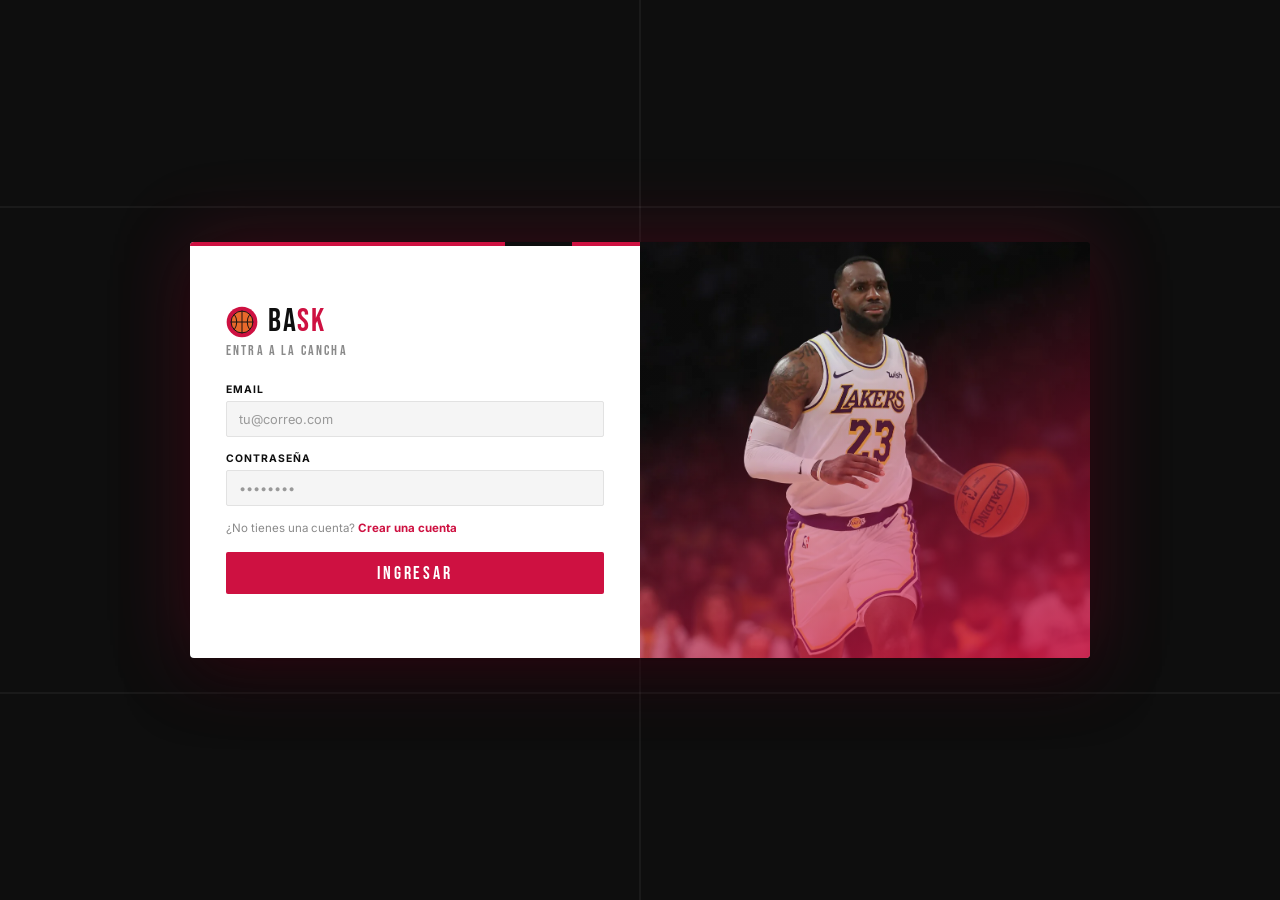
<file: index.html>
<!DOCTYPE html>
<html lang="es">

<head>
    <meta charset="UTF-8">
    <meta name="viewport" content="width=device-width, initial-scale=1.0">
    <title>Basket</title>
    <link rel="preconnect" href="https://fonts.googleapis.com" />
    <link rel="preconnect" href="https://fonts.gstatic.com" crossorigin />
    <link href="https://fonts.googleapis.com/css2?family=Bebas+Neue&family=Inter:wght@400;600;700&display=swap"
        rel="stylesheet" />
    <link rel="stylesheet" href="css/style.css" />
</head>

<body>
    <main class="contenedor-global">
        <section class="panel-derecha">
            <div class="formularios">
                <div class="marca">
                    <img src="img/img/logo.svg" alt="Logotipo de Bask">
                    <h1>Ba<span>sk</span></h1>
                </div>
                <p class="subtitulo">Entra a la cancha</p>

                <form action="inicio.html">
                    <label for="email">Email</label>
                    <input type="email" id="email" placeholder="tu@correo.com" autocomplete="email" required />

                    <label for="password">Contraseña</label>
                    <input type="password" id="password" placeholder="••••••••" autocomplete="current-password"
                        required />

                    <p>¿No tienes una cuenta? <a href="registro.html">Crear una cuenta</a></p>

                    <div class="botones">
                        <input type="submit" value="Ingresar" />
                    </div>
                </form>
            </div>
        </section>

        <section class="panel-izquierda"></section>
    </main>
</body>

</html>
</file>
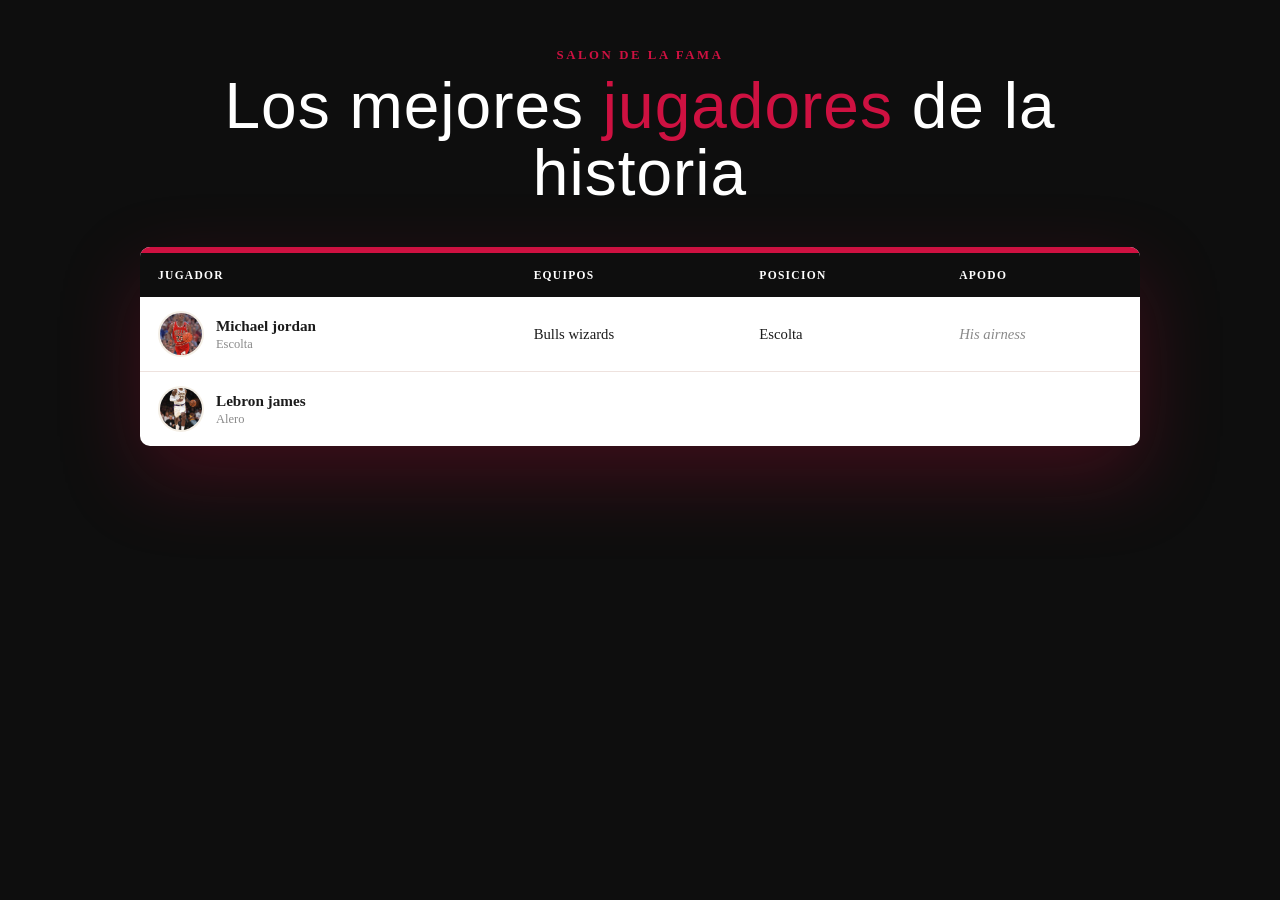
<file: inicio.html>
<!DOCTYPE html>
<html lang="es">

<head>
    <meta charset="UTF-8">
    <meta name="viewport" content="width=device-width, initial-scale=1.0">
    <title>Document</title>
    <link rel="stylesheet" href="css/inicio.css">
</head>

<body>
    <main class="contenedor">
        <section class="portada">
            <p class="etiqueta">Salon de la fama</p>
            <h1>Los mejores <span class="resultado">jugadores</span> de la historia</h1>
        </section>

        <section class="tarjeta">
            <div class="franja"></div>
            <div class="scroll">
                <table>
                    <thead>
                        <tr>
                            <th>jugador</th>
                            <th>equipos</th>
                            <th>posicion</th>
                            <th>apodo</th>
                        </tr>
                    </thead>
                    <tbody>
                        <tr>
                            <td class="jugador">
                                <img class="foto" src="img/img/8faafbe6-usatsi_2120524.jpg" alt="michael jordan" />
                                <span class="nombre"><strong>Michael jordan</strong><span
                                        class="posicion">Escolta</span>
                            </td>
                            <td>Bulls wizards</td>
                            <td>Escolta</td>
                            <td class="apodo">His airness</td>
                        </tr>
                        <tr>
                            <td class="jugador">
                                <img class="foto" src="img/img/LeBron-James-Los-Angeles-Lakers-Staples-Center-2019.webp"
                                    alt="Lebron james">
                                <span class="nombre"><strong>Lebron james</strong><span class="posicion">Alero</span>
                            </td>

                        </tr>

                    </tbody>

                </table>

            </div>

        </section>

    </main>

</body>

</html>
</file>
<file: css/style.css>
/* ===== Variables ===== */
:root {
    --negro: #0e0e0e;
    --rojo: #ce1141;
    --rojo-oscuro: #a30d33;
    --gris: #8a8a8a;
    --linea: rgba(255, 255, 255, 0.05);
    --fuente-titulo: "Bebas Neue", sans-serif;
    --fuente-texto: "Inter", sans-serif;
}

*,
*::before,
*::after {
    box-sizing: border-box;
}

/* ===== Fondo de cancha ===== */
body {
    margin: 0;
    min-height: 100vh;
    display: grid;
    place-items: center;
    font-family: var(--fuente-texto);
    background-color: var(--negro);
    background-image:
        linear-gradient(90deg, transparent calc(50% - 1px), var(--linea) calc(50% - 1px) calc(50% + 1px), transparent calc(50% + 1px)),
        linear-gradient(180deg, transparent calc(23% - 1px), var(--linea) calc(23% - 1px) calc(23% + 1px), transparent calc(23% + 1px)),
        linear-gradient(180deg, transparent calc(77% - 1px), var(--linea) calc(77% - 1px) calc(77% + 1px), transparent calc(77% + 1px));
}

/* ===== Tarjeta ===== */
.contenedor-global {
    width: min(900px, 92vw);
    min-height: 410px;
    display: grid;
    grid-template-columns: 1fr 1fr;
    border-radius: 4px;
    overflow: hidden;
    box-shadow: 0 0 80px rgba(206, 17, 65, 0.25), 0 20px 60px rgba(0, 0, 0, 0.6);
}

/* ===== Panel del formulario (se ve a la izquierda) ===== */
.panel-derecha {
    position: relative;
    padding: 4rem 2.25rem;
    background: #fff;
}

.panel-derecha::before {
    content: "";
    position: absolute;
    inset: 0 0 auto;
    height: 4px;
    background: linear-gradient(90deg, var(--rojo) 70%, var(--negro) 70% 85%, var(--rojo) 85%);
}

/* ===== Marca ===== */
.marca {
    display: flex;
    align-items: center;
    gap: 0.6rem;
}

.marca img {
    width: 2rem;
    height: 2rem;
}

.marca h1 {
    margin: 0;
    font: 400 2rem/1 var(--fuente-titulo);
    letter-spacing: 0.06em;
    color: var(--negro);
}

.marca h1 span {
    color: var(--rojo);
}

.subtitulo {
    margin: 0.4rem 0 1.5rem;
    font: 400 0.9rem/1 var(--fuente-titulo);
    letter-spacing: 0.15em;
    text-transform: uppercase;
    color: var(--gris);
}

/* ===== Campos ===== */
.formularios label {
    display: block;
    margin-bottom: 0.35rem;
    font-size: 0.65rem;
    font-weight: 700;
    letter-spacing: 0.1em;
    text-transform: uppercase;
    color: var(--negro);
}

.formularios input:not([type="submit"]) {
    width: 100%;
    height: 2.25rem;
    margin-bottom: 0.9rem;
    padding: 0 0.75rem;
    font: 0.8rem var(--fuente-texto);
    color: var(--negro);
    background: #f5f5f5;
    border: 1px solid #e2e2e2;
    border-radius: 2px;
}

.formularios input:not([type="submit"])::placeholder {
    color: #999;
}

.formularios input:not([type="submit"]):focus {
    outline: none;
    border-color: var(--rojo);
    box-shadow: 0 0 0 3px rgba(206, 17, 65, 0.15);
}

.formularios form p {
    margin: 0 0 1.1rem;
    font-size: 0.72rem;
    color: var(--gris);
}

.formularios a {
    font-weight: 700;
    color: var(--rojo);
    text-decoration: none;
}

.formularios a:hover {
    text-decoration: underline;
}

/* ===== Botón ===== */
.botones input[type="submit"] {
    width: 100%;
    height: 2.6rem;
    font: 400 1.15rem var(--fuente-titulo);
    letter-spacing: 0.15em;
    color: #fff;
    background-color: var(--rojo);
    border: 0;
    border-radius: 2px;
    cursor: pointer;
    transition: background-color 0.2s, transform 0.2s;
}

.botones input[type="submit"]:hover {
    background-color: var(--rojo-oscuro);
    transform: translateY(-2px);
}

.botones input[type="submit"]:active {
    background-color: var(--rojo-oscuro);
    transform: translateY(0);
}

.botones input[type="submit"]:focus-visible {
    outline: 3px solid var(--negro);
    outline-offset: 3px;
}

/* ===== Panel de imagen (se ve a la derecha) ===== */
.panel-izquierda {
    background-image:
        linear-gradient(160deg, rgba(14, 14, 14, 0.15) 30%, rgba(206, 17, 65, 0.85) 100%),
        url("../img/img/LeBron-James-Los-Angeles-Lakers-Staples-Center-2019.webp");
    background-size: cover;
    background-position: top;
}

/* ===== Móvil ===== */
@media (max-width: 700px) {
    .contenedor-global {
        grid-template-columns: 1fr;
    }

    .panel-izquierda {
        min-height: 240px;
    }
}


.fila {
    display: grid;
    grid-template-columns: 1fr 1fr;
    gap: 12px;
}

.fila>div {
    display: flex;
    flex-direction: column;
    gap: 6px;
}

.panel-izquierda.azul {
    background-image:
        linear-gradient(160deg, rgba(14, 14, 14, 0.15) 30%, rgba(206, 17, 65, 0.85) 100%),
        url("../img/img/8faafbe6-usatsi_2120524.jpg");
    background-position: center 45%;
    object-position: center top;
}

.formularios select {
    width: 100%;
    height: 2.25rem;
    margin-bottom: 0.9rem;
    padding: 0 0.75rem;
    font: 0.8rem var(--fuente-texto);
    color: var(--negro);
    background: #f5f5f5;
    border: 1px solid #e2e2e2;
    border-radius: 2px;
}

.formularios select:focus {
    outline: none;
    border-color: var(--rojo);
    box-shadow: 0 0 0 3px rgba(206, 17, 65, 0.15);
}


@media (max-width: 760px){
    .contenedor-global{
        flex-direction:column-reverse ;
    }

    .contenedor-global section{
        width: 100%;
    }

    .panel-izquierda{
        min-height: 220px;
    }

    .panel-izquierda{
        min-height: 220px;
    }

    .panel-derecha{
        padding: 36px 24px;
    }

    .fila{
        grid-template-columns: 1fr;
    }

}
</file>
<file: css/inicio.css>
:root{
    --rojo:#ce1141;
    --negro:#0e0e0e;
    --carbon: #1b1b1b; 
    --blanco: #ffffff;
    --crema: #f4efe6;
    --gris: #8a8a8a;
}

*{
    box-sizing: border-box
}

body{
    margin: 0;
    font-family: "inter" system-ui, sans-serif;
    color: var(--carbon);
    background-color: var(--negro);
}

.contenedor{
    max-width: 1040px;
    margin: 0 auto;
    padding: 24px 20px 80px ;
}

/*==PORTADA==*/
.portada{
    text-align: center;
    padding: 24px 12px 40px;
}

.etiqueta{
    margin: 0 0 10px;
    font-size: 0.8rem;
    font-weight: 700;
    letter-spacing: 0.16rem;
    text-transform: uppercase;
    color: var(--rojo);
}

.portada h1{
    margin: 0;
    font-family: "Bebas Meue", "Impact", sans-serif;
    font-weight: 400;
    font-size: clamp(2.4rem, 6vw, 4rem);
    letter-spacing: 1px;
    line-height: 1.05;
    color:var(--blanco);
}

.resultado{
    color:var(--rojo);
}


.tarjeta{
    background: var(--blanco);
    border-radius: 10px;
    overflow: hidden;
    box-shadow: 0 30px 80px rgba(206, 17, 65, 0.25);
}


.franja{
    height: 6px;
    background: var(--rojo);
}


.scroll{
    overflow-x: auto;
}

table{
    width: 100%;
    min-width: 760px;
    border-collapse: collapse;
}

thead th{
    background: var(--negro);
    color: var(--blanco);
    text-align: left;
    padding: 16px 18px;
    font-size: 0.72rem;
    font-weight: 700;
    letter-spacing: 0.08rem;
    text-transform: uppercase;
    white-space: nowrap;
}

tbody tr{
    border-bottom: 1px solid #eee2de;
}


tbody tr:last-child{
    border-bottom: none;
}

tbody tr:hover{
    background: #fdf2f4;
}

td{
    padding: 14px 18px;
    vertical-align: middle;
    font-size: 0.92rem;
}


.jugador{
    display: flex;
    align-items: center;
    gap: 12px;
}


.foto{
    width: 46px;
    height: 46px;
    border-radius: 50%;
    object-fit: cover;
    border: 2px solid var(--crema);
}


.nombre strong{
    display: block;
    font-size: 0.95rem;
}

.posicion{
    font-size: 0.78rem;
    color: var(--gris);
}

.apodo{
    font-style: italic;
    color: var(--gris);
    white-space: nowrap;
}

@media (max-width: 560px){

.portada{
    padding: 16px 4px 28px;
}

.contenedor{
    padding: 16px 12px 56px;
}

}
</file>
